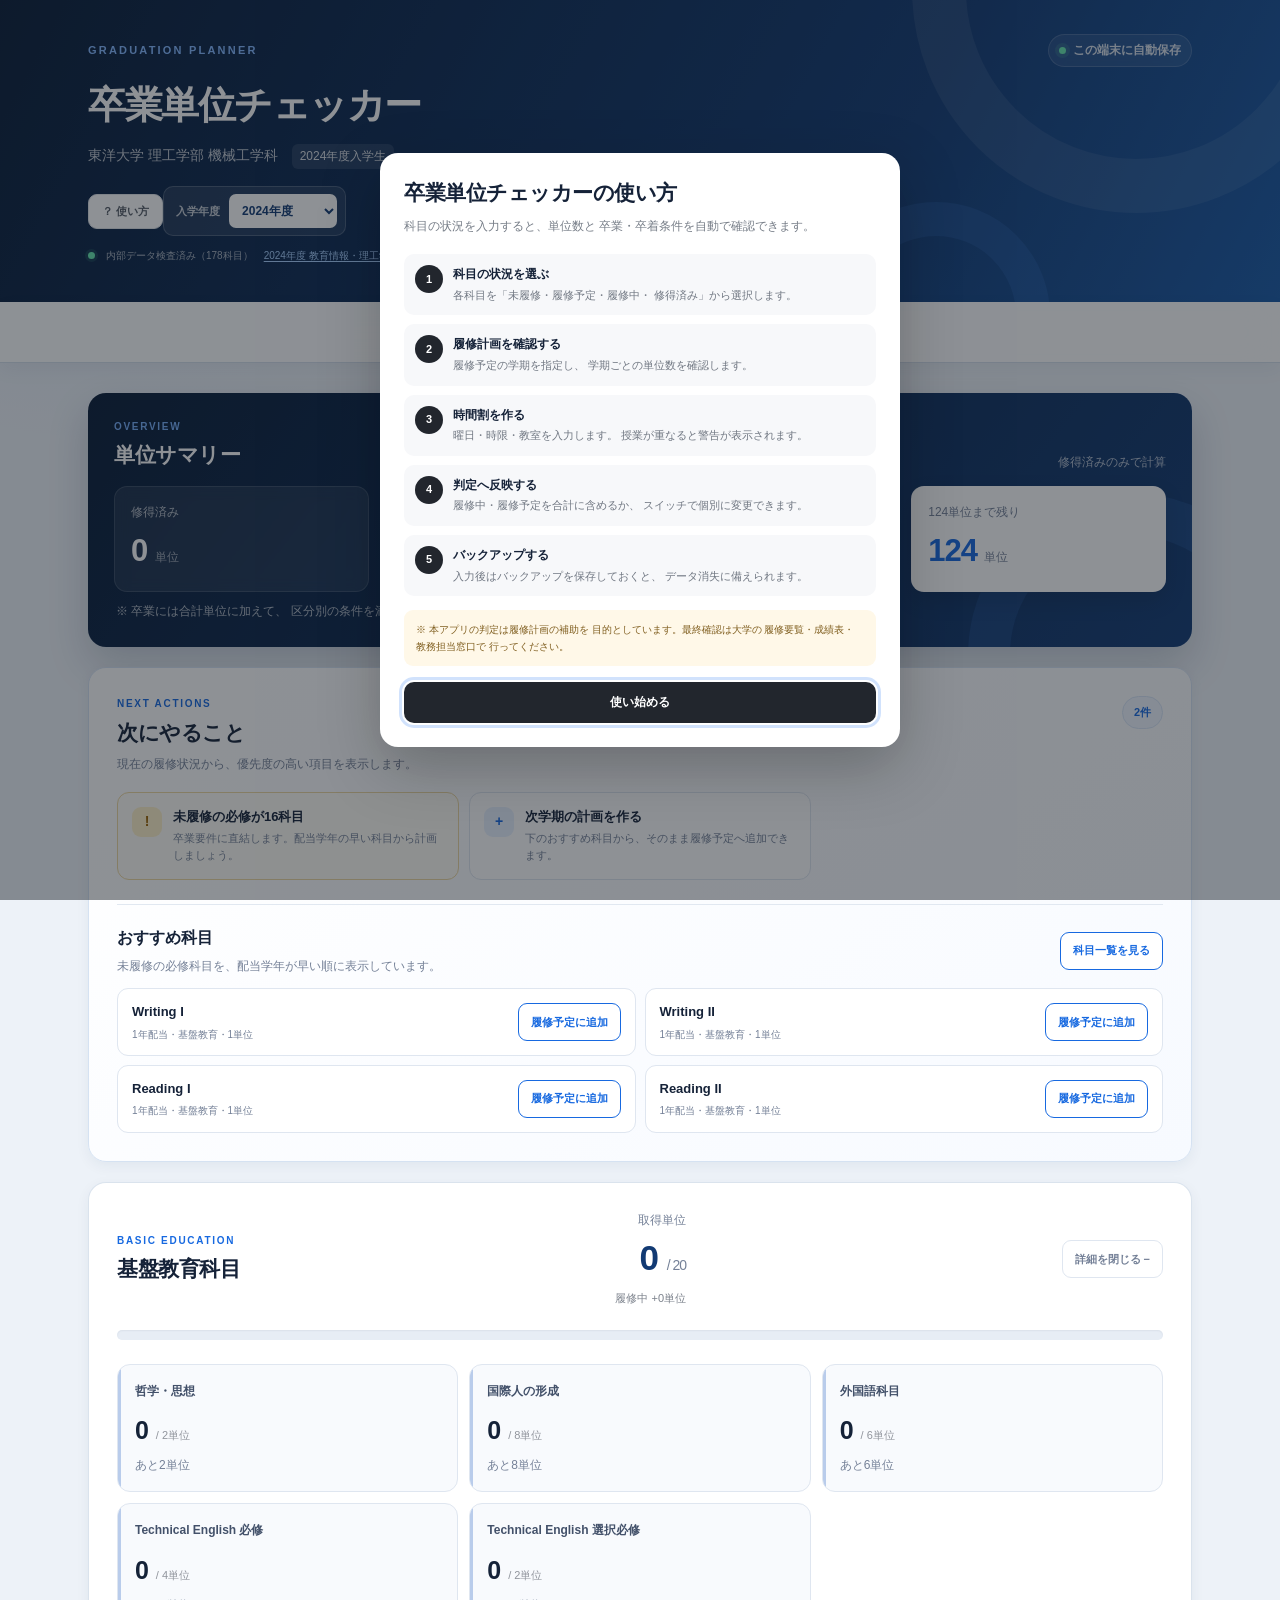
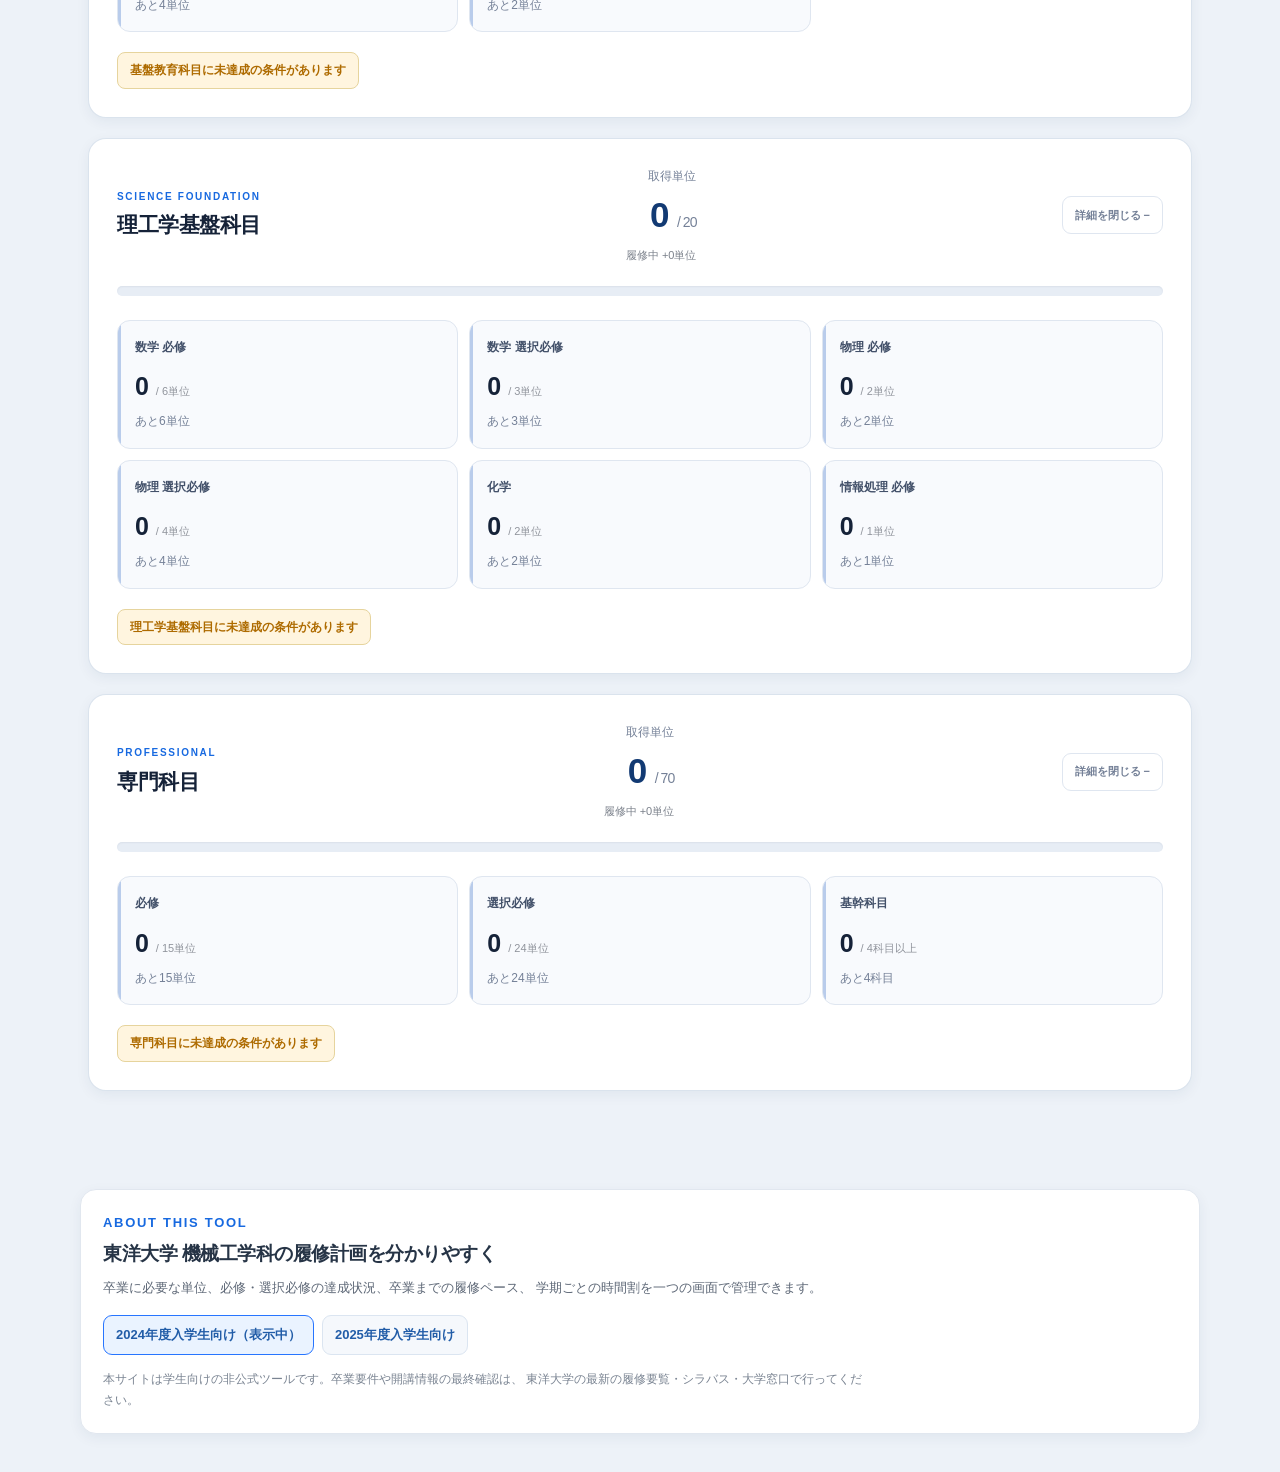
<file: index.html>
<!DOCTYPE html>
<html lang="ja">

<head>
  <meta charset="UTF-8">
  <meta
    name="viewport"
    content="width=device-width, initial-scale=1.0"
  >
  <meta
    name="google-site-verification"
    content="fXQ8-Br9IuNdH-0ublnRkmBqpgkxcdtEBNRJsneJ3uQ"
  >

  <title>東洋大学 理工学部 機械工学科｜卒業単位チェッカー・履修計画</title>
  <meta
    name="description"
    content="東洋大学理工学部機械工学科の学生向けに、卒業要件・必修科目・履修計画・時間割をまとめて確認できる非公式ツールです。2024・2025年度入学生に対応しています。"
  >
  <meta name="robots" content="index,follow,max-image-preview:large">
  <meta property="og:type" content="website">
  <meta property="og:locale" content="ja_JP">
  <meta property="og:title" content="東洋大学 理工学部 機械工学科｜卒業単位チェッカー・履修計画">
  <meta property="og:description" content="卒業要件、必修科目、履修計画、時間割をまとめて確認できる非公式ツールです。">
  <meta name="twitter:card" content="summary">
  <meta name="theme-color" content="#123a73">
  <link rel="stylesheet" href="style.css">
  <link rel="stylesheet" href="mobile.css">
</head>

<body>

<header class="top-header">
  <div class="header-inner">

    <div class="header-kicker">
      <p class="service-label">
        GRADUATION PLANNER
      </p>

      <span class="autosave-badge">
        <span class="autosave-dot"></span>
        この端末に自動保存
      </span>
    </div>

    <h1>卒業単位チェッカー</h1>

    <p class="university">
      東洋大学 理工学部 機械工学科
      <span>2024年度入学生</span>
    </p>

  </div>
</header>

<main>

  <!-- 基盤教育 -->
  <section>

    <div class="dashboard-title">

      <div>
        <p class="section-label">
          BASIC EDUCATION
        </p>

        <h2>基盤教育科目</h2>
      </div>

      <div class="total-progress">
        <span>取得単位</span>

        <strong>
          <span id="basicCredits">0</span>
          <small>/ 20</small>
        </strong>
      </div>

    </div>

    <div class="progress-bar">
      <div
        id="basicProgressBar"
        class="progress-fill">
      </div>
    </div>

    <div class="status-grid">

      <div class="status-card">
        <p>哲学・思想</p>

        <strong>
          <span id="philosophyCredits">0</span>
          <small>/ 2単位</small>
        </strong>

        <span
          id="philosophyRemaining"
          class="remaining">
        </span>
      </div>

      <div class="status-card">
        <p>国際人の形成</p>

        <strong>
          <span id="internationalCredits">0</span>
          <small>/ 8単位</small>
        </strong>

        <span
          id="internationalRemaining"
          class="remaining">
        </span>
      </div>

      <div class="status-card">
        <p>外国語科目</p>

        <strong>
          <span id="foreignLanguageCredits">0</span>
          <small>/ 6単位</small>
        </strong>

        <span
          id="foreignLanguageRemaining"
          class="remaining">
        </span>
      </div>

      <div class="status-card">
        <p>Technical English 必修</p>

        <strong>
          <span id="technicalRequiredCredits">0</span>
          <small>/ 4単位</small>
        </strong>

        <span
          id="technicalRequiredRemaining"
          class="remaining">
        </span>
      </div>

      <div class="status-card">
        <p>Technical English 選択必修</p>

        <strong>
          <span id="technicalElectiveCredits">0</span>
          <small>/ 2単位</small>
        </strong>

        <span
          id="technicalElectiveRemaining"
          class="remaining">
        </span>
      </div>

    </div>

    <div
      id="basicStatus"
      class="graduation-status">
    </div>

  </section>


  <!-- 理工学基盤科目 -->
  <section>

    <div class="dashboard-title">

      <div>
        <p class="section-label">
          SCIENCE FOUNDATION
        </p>

        <h2>理工学基盤科目</h2>
      </div>

      <div class="total-progress">
        <span>取得単位</span>

        <strong>
          <span id="scienceCredits">0</span>
          <small>/ 20</small>
        </strong>
      </div>

    </div>

    <div class="progress-bar">
      <div
        id="scienceProgressBar"
        class="progress-fill">
      </div>
    </div>

    <div class="status-grid">

      <div class="status-card">
        <p>数学 必修</p>

        <strong>
          <span id="mathRequired">0</span>
          <small>/ 6単位</small>
        </strong>

        <span
          id="mathRequiredRemaining"
          class="remaining">
        </span>
      </div>

      <div class="status-card">
        <p>数学 選択必修</p>

        <strong>
          <span id="mathElective">0</span>
          <small>/ 3単位</small>
        </strong>

        <span
          id="mathElectiveRemaining"
          class="remaining">
        </span>
      </div>

      <div class="status-card">
        <p>物理 必修</p>

        <strong>
          <span id="physicsRequired">0</span>
          <small>/ 2単位</small>
        </strong>

        <span
          id="physicsRequiredRemaining"
          class="remaining">
        </span>
      </div>

      <div class="status-card">
        <p>物理 選択必修</p>

        <strong>
          <span id="physicsElective">0</span>
          <small>/ 4単位</small>
        </strong>

        <span
          id="physicsElectiveRemaining"
          class="remaining">
        </span>
      </div>

      <div class="status-card">
        <p>化学</p>

        <strong>
          <span id="chemistryCredits">0</span>
          <small>/ 2単位</small>
        </strong>

        <span
          id="chemistryRemaining"
          class="remaining">
        </span>
      </div>

      <div class="status-card">
        <p>情報処理 必修</p>

        <strong>
          <span id="informationRequired">0</span>
          <small>/ 1単位</small>
        </strong>

        <span
          id="informationRemaining"
          class="remaining">
        </span>
      </div>

    </div>

    <div
      id="scienceStatus"
      class="graduation-status">
    </div>

  </section>


  <!-- 専門科目 -->
  <section>

    <div class="dashboard-title">

      <div>
        <p class="section-label">
          PROFESSIONAL
        </p>

        <h2>専門科目</h2>
      </div>

      <div class="total-progress">
        <span>取得単位</span>

        <strong>
          <span id="professionalCredits">0</span>
          <small>/ 70</small>
        </strong>
      </div>

    </div>

    <div class="progress-bar">
      <div
        id="professionalProgressBar"
        class="progress-fill">
      </div>
    </div>

    <div class="status-grid">

      <div class="status-card">
        <p>必修</p>

        <strong>
          <span id="professionalRequired">0</span>
          <small>/ 15単位</small>
        </strong>

        <span
          id="professionalRequiredRemaining"
          class="remaining">
        </span>
      </div>

      <div class="status-card">
        <p>選択必修</p>

        <strong>
          <span id="professionalElective">0</span>
          <small>/ 24単位</small>
        </strong>

        <span
          id="professionalElectiveRemaining"
          class="remaining">
        </span>
      </div>

      <div class="status-card">
        <p>基幹科目</p>

        <strong>
          <span id="coreCount">0</span>
          <small>/ 4科目以上</small>
        </strong>

        <span
          id="coreRemaining"
          class="remaining">
        </span>
      </div>

    </div>

    <div
      id="professionalStatus"
      class="graduation-status">
    </div>

  </section>


  <!-- 卒業判定 -->
  <section class="eligibility-section">

    <div class="section-heading">
      <p class="section-label">
        GRADUATION
      </p>

      <h2>卒業判定</h2>
    </div>

    <div class="eligibility-top">

      <div>
        <p class="eligibility-description">
          卒業要件の総合判定
        </p>

        <p class="eligibility-sub">
          合計・基盤教育・理工学基盤・専門科目を確認
        </p>
      </div>

      <div
        id="graduationOverallStatus"
        class="eligibility-badge">
        判定中
      </div>

    </div>

    <div class="eligibility-grid">

      <div class="eligibility-card">
        <span class="eligibility-name">
          合計
        </span>

        <strong>
          <span id="graduationTotal">0</span>
          <small>/ 124</small>
        </strong>

        <span
          id="graduationTotalRemaining"
          class="remaining">
        </span>
      </div>

      <div class="eligibility-card">
        <span class="eligibility-name">
          基盤教育
        </span>

        <strong>
          <span id="graduationBasic">0</span>
          <small>/ 20</small>
        </strong>
      </div>

      <div class="eligibility-card">
        <span class="eligibility-name">
          理工学基盤
        </span>

        <strong>
          <span id="graduationScience">0</span>
          <small>/ 20</small>
        </strong>
      </div>

      <div class="eligibility-card">
        <span class="eligibility-name">
          専門科目
        </span>

        <strong>
          <span id="graduationProfessional">0</span>
          <small>/ 70</small>
        </strong>
      </div>

    </div>

    <div
      id="graduationOverallMessage"
      class="eligibility-message">
    </div>

  </section>


  <!-- 卒着 -->
  <section class="eligibility-section">

    <div class="section-heading">
      <p class="section-label">
        RESEARCH ELIGIBILITY
      </p>

      <h2>卒着条件</h2>
    </div>

    <div class="eligibility-top">

      <div>
        <p class="eligibility-description">
          卒業研究Ⅰ・機械工学輪講Ⅰに進むための条件
        </p>

        <p class="eligibility-sub">
          履修要覧に基づく全条件を判定
        </p>
      </div>

      <div
        id="eligibilityStatus"
        class="eligibility-badge">
        判定中
      </div>

    </div>

    <div class="eligibility-grid">

      <div class="eligibility-card">
        <span class="eligibility-name">
          合計
        </span>

        <strong>
          <span id="eligibilityTotal">0</span>
          <small>/ 104</small>
        </strong>

        <span
          id="eligibilityTotalRemaining"
          class="remaining">
        </span>
      </div>

      <div class="eligibility-card">
        <span class="eligibility-name">
          基盤教育
        </span>

        <strong>
          <span id="eligibilityBasic">0</span>
          <small>/ 18</small>
        </strong>

        <span
          id="eligibilityBasicRemaining"
          class="remaining">
        </span>
      </div>

      <div class="eligibility-card">
        <span class="eligibility-name">
          理工学基盤
        </span>

        <strong>
          <span id="eligibilityScience">0</span>
          <small>/ 20</small>
        </strong>

        <span
          id="eligibilityScienceRemaining"
          class="remaining">
        </span>
      </div>

      <div class="eligibility-card">
        <span class="eligibility-name">
          専門科目
        </span>

        <strong>
          <span id="eligibilityProfessional">0</span>
          <small>/ 53</small>
        </strong>

        <span
          id="eligibilityProfessionalRemaining"
          class="remaining">
        </span>
      </div>

      <div class="eligibility-card">
        <span class="eligibility-name">
          専門必修
        </span>

        <strong>
          <span id="eligibilityRequired">0</span>
          <small>/ 7</small>
        </strong>

        <span
          id="eligibilityRequiredRemaining"
          class="remaining">
        </span>
      </div>

      <div class="eligibility-card">
        <span class="eligibility-name">
          専門選択必修
        </span>

        <strong>
          <span id="eligibilityElective">0</span>
          <small>/ 24</small>
        </strong>

        <span
          id="eligibilityElectiveRemaining"
          class="remaining">
        </span>
      </div>

      <div class="eligibility-card">
        <span class="eligibility-name">
          基幹科目
        </span>

        <strong>
          <span id="eligibilityCore">0</span>
          <small>/ 8単位</small>
        </strong>

        <span
          id="eligibilityCoreRemaining"
          class="remaining">
        </span>
      </div>

    </div>

    <div
      id="eligibilityMessage"
      class="eligibility-message">
    </div>

    <p class="eligibility-note">
      ※ 基盤教育・理工学基盤・専門科目の条件をすべて判定します。
    </p>

  </section>


  <!-- 未修得必修 -->
  <section>

    <div class="section-heading">
      <p class="section-label">
        REQUIRED
      </p>

      <h2>未修得の必修科目</h2>
    </div>

    <div id="missingRequiredList"></div>

  </section>


  <!-- 科目一覧 -->
  <section>

    <div class="section-heading">
      <p class="section-label">
        SUBJECTS
      </p>

      <h2>履修科目</h2>
    </div>

    <div class="filter-label">
      科目区分
    </div>

    <div class="tabs">

      <button
        class="category-tab active"
        data-category="all">
        すべて
      </button>

      <button
        class="category-tab"
        data-category="基盤教育科目">
        基盤教育
      </button>

      <button
        class="category-tab"
        data-category="理工学基盤科目">
        理工学基盤
      </button>

      <button
        class="category-tab"
        data-category="専門科目">
        専門科目
      </button>

    </div>

    <div class="filter-label">
      配当学年
    </div>

    <div class="tabs">

      <button
        class="year-tab active"
        data-year="all">
        すべて
      </button>

      <button
        class="year-tab"
        data-year="1">
        1年
      </button>

      <button
        class="year-tab"
        data-year="2">
        2年
      </button>

      <button
        class="year-tab"
        data-year="3">
        3年
      </button>

      <button
        class="year-tab"
        data-year="4">
        4年
      </button>

    </div>

    <div id="subjectList"></div>

  </section>

</main>

<footer class="site-footer">
  <div class="site-footer-inner">
    <section class="site-about" aria-labelledby="aboutTitle">
      <p class="section-label">ABOUT THIS TOOL</p>
      <h2 id="aboutTitle">東洋大学 機械工学科の履修計画を分かりやすく</h2>
      <p>
        卒業に必要な単位、必修・選択必修の達成状況、卒業までの履修ペース、
        学期ごとの時間割を一つの画面で管理できます。
      </p>
      <nav class="footer-year-links" aria-label="入学年度別ページ">
        <a href="?year=2024">2024年度入学生向け</a>
        <a href="?year=2025">2025年度入学生向け</a>
      </nav>
      <p class="site-disclaimer">
        本サイトは学生向けの非公式ツールです。卒業要件や開講情報の最終確認は、
        東洋大学の最新の履修要覧・シラバス・大学窓口で行ってください。
      </p>
    </section>
  </div>
</footer>

<script src="academic-year.js"></script>
<script src="storage-utils.js"></script>
<script src="subjects.js"></script>
<script src="subjects-2025.js"></script>
<script src="requirements-2024.js"></script>
<script src="requirements-2025.js"></script>
<script src="requirements.js"></script>
<script src="data-validator.js"></script>
<script src="seo.js"></script>
<script src="script.js"></script>
<script src="tools.js"></script>
<script src="accuracy.js"></script>
<script src="planner.js"></script>
<script src="pace-engine.js"></script>
<script src="pace-planner.js"></script>
<script src="sequence-rules.js"></script>
<script src="sequence-check.js"></script>
<script src="projection-toggle.js"></script>
<script src="timetable.js"></script>
<script src="total-toggle.js"></script>
<script src="mobile-nav.js"></script>
<script src="data-manager.js"></script>
<script src="guide.js"></script>
<script src="compact-ui.js"></script>
<script src="missing-conditions.js"></script>
<script src="smart-filter.js"></script>
<script src="condition-links.js"></script>
<script src="summary.js"></script>
<script src="filter-context.js"></script>
<script src="required-status.js"></script>
<script src="next-actions.js"></script>
<script src="view-router.js"></script>
<script src="pagination.js"></script>
<script src="design-polish.js"></script>
<script src="academic-year-ui.js"></script>
<script src="source-info.js"></script>
<script src="mobile-polish.js"></script>
<script src="seo-content.js"></script>

</body>
</html>
</file>
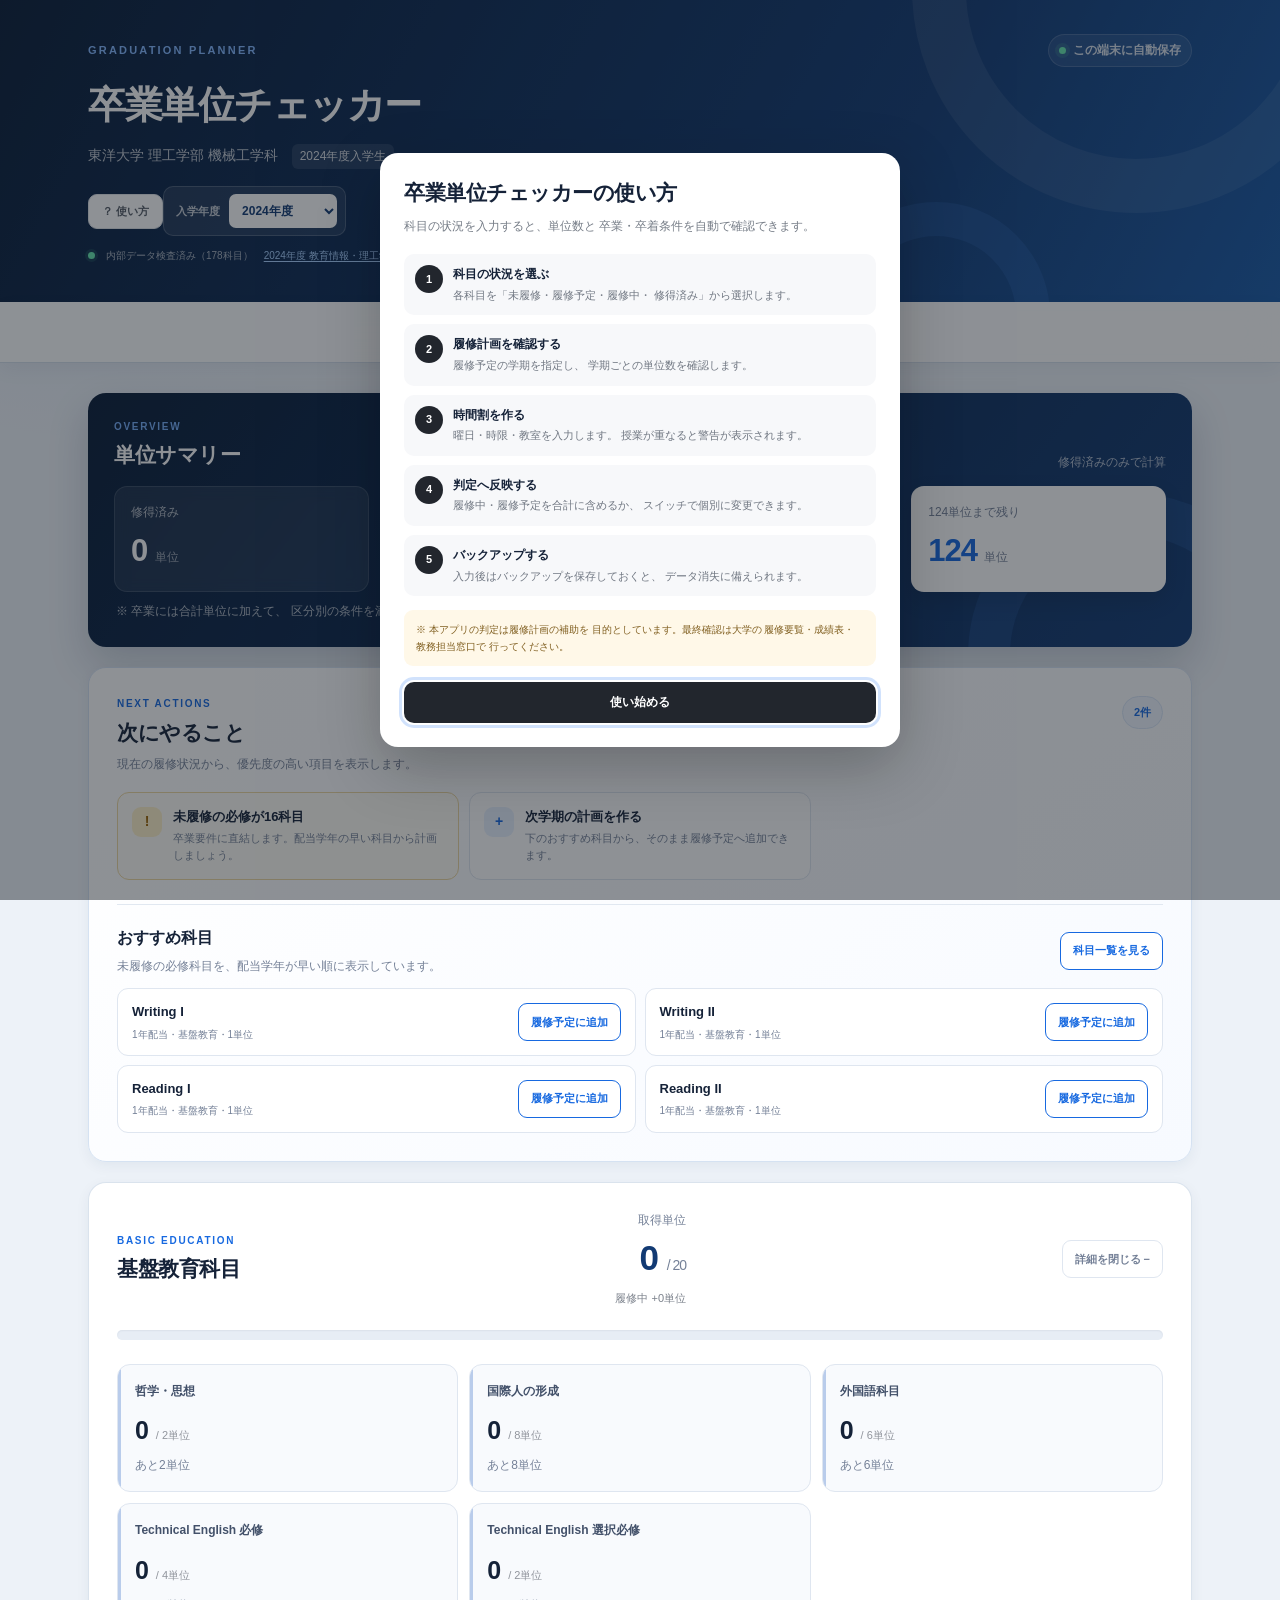
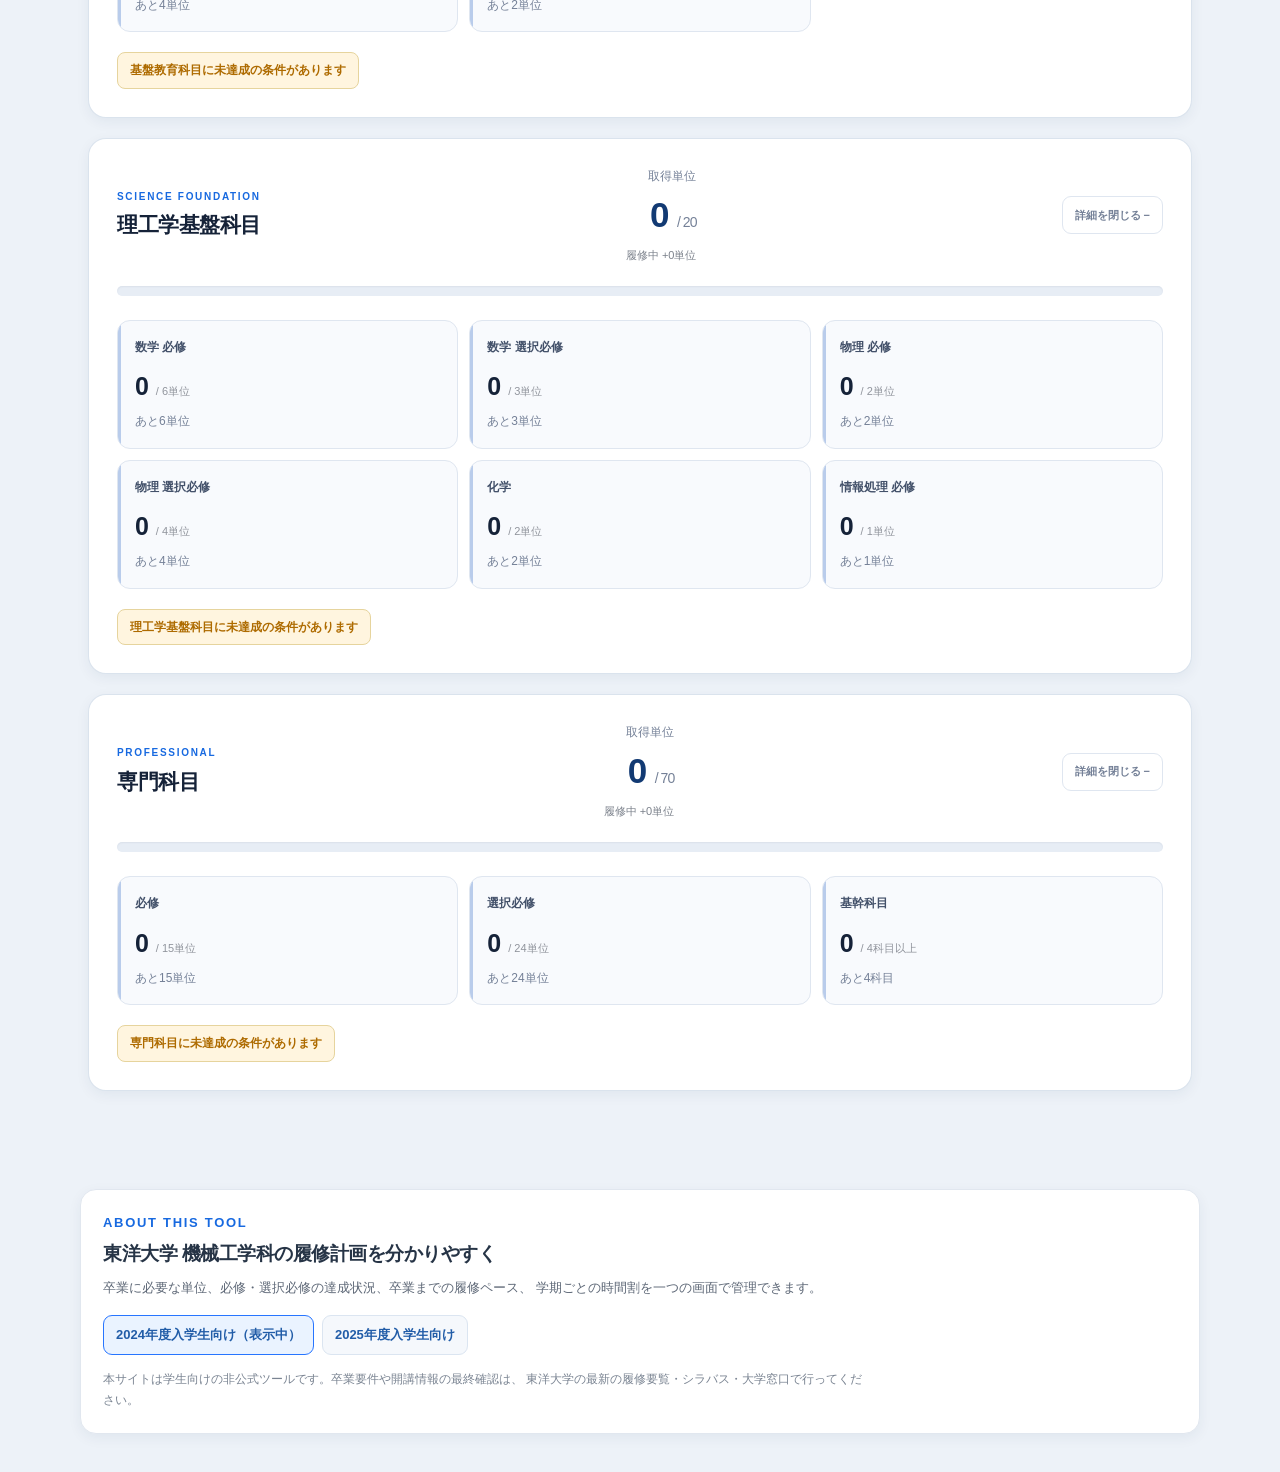
<file: graduation-planner-stable/graduation-planner/index.html>
<!DOCTYPE html>
<html lang="ja">

<head>
  <meta charset="UTF-8">
  <meta
    name="viewport"
    content="width=device-width, initial-scale=1.0"
  >

  <title>東洋大学 理工学部 機械工学科｜卒業単位チェッカー・履修計画</title>
  <meta
    name="description"
    content="東洋大学理工学部機械工学科の学生向けに、卒業要件・必修科目・履修計画・時間割をまとめて確認できる非公式ツールです。2024・2025年度入学生に対応しています。"
  >
  <meta name="robots" content="index,follow,max-image-preview:large">
  <meta property="og:type" content="website">
  <meta property="og:locale" content="ja_JP">
  <meta property="og:title" content="東洋大学 理工学部 機械工学科｜卒業単位チェッカー・履修計画">
  <meta property="og:description" content="卒業要件、必修科目、履修計画、時間割をまとめて確認できる非公式ツールです。">
  <meta name="twitter:card" content="summary">
  <meta name="theme-color" content="#123a73">
  <link rel="stylesheet" href="style.css">
  <link rel="stylesheet" href="mobile.css">
</head>

<body>

<header class="top-header">
  <div class="header-inner">

    <div class="header-kicker">
      <p class="service-label">
        GRADUATION PLANNER
      </p>

      <span class="autosave-badge">
        <span class="autosave-dot"></span>
        この端末に自動保存
      </span>
    </div>

    <h1>卒業単位チェッカー</h1>

    <p class="university">
      東洋大学 理工学部 機械工学科
      <span>2024年度入学生</span>
    </p>

  </div>
</header>

<main>

  <!-- 基盤教育 -->
  <section>

    <div class="dashboard-title">

      <div>
        <p class="section-label">
          BASIC EDUCATION
        </p>

        <h2>基盤教育科目</h2>
      </div>

      <div class="total-progress">
        <span>取得単位</span>

        <strong>
          <span id="basicCredits">0</span>
          <small>/ 20</small>
        </strong>
      </div>

    </div>

    <div class="progress-bar">
      <div
        id="basicProgressBar"
        class="progress-fill">
      </div>
    </div>

    <div class="status-grid">

      <div class="status-card">
        <p>哲学・思想</p>

        <strong>
          <span id="philosophyCredits">0</span>
          <small>/ 2単位</small>
        </strong>

        <span
          id="philosophyRemaining"
          class="remaining">
        </span>
      </div>

      <div class="status-card">
        <p>国際人の形成</p>

        <strong>
          <span id="internationalCredits">0</span>
          <small>/ 8単位</small>
        </strong>

        <span
          id="internationalRemaining"
          class="remaining">
        </span>
      </div>

      <div class="status-card">
        <p>外国語科目</p>

        <strong>
          <span id="foreignLanguageCredits">0</span>
          <small>/ 6単位</small>
        </strong>

        <span
          id="foreignLanguageRemaining"
          class="remaining">
        </span>
      </div>

      <div class="status-card">
        <p>Technical English 必修</p>

        <strong>
          <span id="technicalRequiredCredits">0</span>
          <small>/ 4単位</small>
        </strong>

        <span
          id="technicalRequiredRemaining"
          class="remaining">
        </span>
      </div>

      <div class="status-card">
        <p>Technical English 選択必修</p>

        <strong>
          <span id="technicalElectiveCredits">0</span>
          <small>/ 2単位</small>
        </strong>

        <span
          id="technicalElectiveRemaining"
          class="remaining">
        </span>
      </div>

    </div>

    <div
      id="basicStatus"
      class="graduation-status">
    </div>

  </section>


  <!-- 理工学基盤科目 -->
  <section>

    <div class="dashboard-title">

      <div>
        <p class="section-label">
          SCIENCE FOUNDATION
        </p>

        <h2>理工学基盤科目</h2>
      </div>

      <div class="total-progress">
        <span>取得単位</span>

        <strong>
          <span id="scienceCredits">0</span>
          <small>/ 20</small>
        </strong>
      </div>

    </div>

    <div class="progress-bar">
      <div
        id="scienceProgressBar"
        class="progress-fill">
      </div>
    </div>

    <div class="status-grid">

      <div class="status-card">
        <p>数学 必修</p>

        <strong>
          <span id="mathRequired">0</span>
          <small>/ 6単位</small>
        </strong>

        <span
          id="mathRequiredRemaining"
          class="remaining">
        </span>
      </div>

      <div class="status-card">
        <p>数学 選択必修</p>

        <strong>
          <span id="mathElective">0</span>
          <small>/ 3単位</small>
        </strong>

        <span
          id="mathElectiveRemaining"
          class="remaining">
        </span>
      </div>

      <div class="status-card">
        <p>物理 必修</p>

        <strong>
          <span id="physicsRequired">0</span>
          <small>/ 2単位</small>
        </strong>

        <span
          id="physicsRequiredRemaining"
          class="remaining">
        </span>
      </div>

      <div class="status-card">
        <p>物理 選択必修</p>

        <strong>
          <span id="physicsElective">0</span>
          <small>/ 4単位</small>
        </strong>

        <span
          id="physicsElectiveRemaining"
          class="remaining">
        </span>
      </div>

      <div class="status-card">
        <p>化学</p>

        <strong>
          <span id="chemistryCredits">0</span>
          <small>/ 2単位</small>
        </strong>

        <span
          id="chemistryRemaining"
          class="remaining">
        </span>
      </div>

      <div class="status-card">
        <p>情報処理 必修</p>

        <strong>
          <span id="informationRequired">0</span>
          <small>/ 1単位</small>
        </strong>

        <span
          id="informationRemaining"
          class="remaining">
        </span>
      </div>

    </div>

    <div
      id="scienceStatus"
      class="graduation-status">
    </div>

  </section>


  <!-- 専門科目 -->
  <section>

    <div class="dashboard-title">

      <div>
        <p class="section-label">
          PROFESSIONAL
        </p>

        <h2>専門科目</h2>
      </div>

      <div class="total-progress">
        <span>取得単位</span>

        <strong>
          <span id="professionalCredits">0</span>
          <small>/ 70</small>
        </strong>
      </div>

    </div>

    <div class="progress-bar">
      <div
        id="professionalProgressBar"
        class="progress-fill">
      </div>
    </div>

    <div class="status-grid">

      <div class="status-card">
        <p>必修</p>

        <strong>
          <span id="professionalRequired">0</span>
          <small>/ 15単位</small>
        </strong>

        <span
          id="professionalRequiredRemaining"
          class="remaining">
        </span>
      </div>

      <div class="status-card">
        <p>選択必修</p>

        <strong>
          <span id="professionalElective">0</span>
          <small>/ 24単位</small>
        </strong>

        <span
          id="professionalElectiveRemaining"
          class="remaining">
        </span>
      </div>

      <div class="status-card">
        <p>基幹科目</p>

        <strong>
          <span id="coreCount">0</span>
          <small>/ 4科目以上</small>
        </strong>

        <span
          id="coreRemaining"
          class="remaining">
        </span>
      </div>

    </div>

    <div
      id="professionalStatus"
      class="graduation-status">
    </div>

  </section>


  <!-- 卒業判定 -->
  <section class="eligibility-section">

    <div class="section-heading">
      <p class="section-label">
        GRADUATION
      </p>

      <h2>卒業判定</h2>
    </div>

    <div class="eligibility-top">

      <div>
        <p class="eligibility-description">
          卒業要件の総合判定
        </p>

        <p class="eligibility-sub">
          合計・基盤教育・理工学基盤・専門科目を確認
        </p>
      </div>

      <div
        id="graduationOverallStatus"
        class="eligibility-badge">
        判定中
      </div>

    </div>

    <div class="eligibility-grid">

      <div class="eligibility-card">
        <span class="eligibility-name">
          合計
        </span>

        <strong>
          <span id="graduationTotal">0</span>
          <small>/ 124</small>
        </strong>

        <span
          id="graduationTotalRemaining"
          class="remaining">
        </span>
      </div>

      <div class="eligibility-card">
        <span class="eligibility-name">
          基盤教育
        </span>

        <strong>
          <span id="graduationBasic">0</span>
          <small>/ 20</small>
        </strong>
      </div>

      <div class="eligibility-card">
        <span class="eligibility-name">
          理工学基盤
        </span>

        <strong>
          <span id="graduationScience">0</span>
          <small>/ 20</small>
        </strong>
      </div>

      <div class="eligibility-card">
        <span class="eligibility-name">
          専門科目
        </span>

        <strong>
          <span id="graduationProfessional">0</span>
          <small>/ 70</small>
        </strong>
      </div>

    </div>

    <div
      id="graduationOverallMessage"
      class="eligibility-message">
    </div>

  </section>


  <!-- 卒着 -->
  <section class="eligibility-section">

    <div class="section-heading">
      <p class="section-label">
        RESEARCH ELIGIBILITY
      </p>

      <h2>卒着条件</h2>
    </div>

    <div class="eligibility-top">

      <div>
        <p class="eligibility-description">
          卒業研究Ⅰ・機械工学輪講Ⅰに進むための条件
        </p>

        <p class="eligibility-sub">
          履修要覧に基づく全条件を判定
        </p>
      </div>

      <div
        id="eligibilityStatus"
        class="eligibility-badge">
        判定中
      </div>

    </div>

    <div class="eligibility-grid">

      <div class="eligibility-card">
        <span class="eligibility-name">
          合計
        </span>

        <strong>
          <span id="eligibilityTotal">0</span>
          <small>/ 104</small>
        </strong>

        <span
          id="eligibilityTotalRemaining"
          class="remaining">
        </span>
      </div>

      <div class="eligibility-card">
        <span class="eligibility-name">
          基盤教育
        </span>

        <strong>
          <span id="eligibilityBasic">0</span>
          <small>/ 18</small>
        </strong>

        <span
          id="eligibilityBasicRemaining"
          class="remaining">
        </span>
      </div>

      <div class="eligibility-card">
        <span class="eligibility-name">
          理工学基盤
        </span>

        <strong>
          <span id="eligibilityScience">0</span>
          <small>/ 20</small>
        </strong>

        <span
          id="eligibilityScienceRemaining"
          class="remaining">
        </span>
      </div>

      <div class="eligibility-card">
        <span class="eligibility-name">
          専門科目
        </span>

        <strong>
          <span id="eligibilityProfessional">0</span>
          <small>/ 53</small>
        </strong>

        <span
          id="eligibilityProfessionalRemaining"
          class="remaining">
        </span>
      </div>

      <div class="eligibility-card">
        <span class="eligibility-name">
          専門必修
        </span>

        <strong>
          <span id="eligibilityRequired">0</span>
          <small>/ 7</small>
        </strong>

        <span
          id="eligibilityRequiredRemaining"
          class="remaining">
        </span>
      </div>

      <div class="eligibility-card">
        <span class="eligibility-name">
          専門選択必修
        </span>

        <strong>
          <span id="eligibilityElective">0</span>
          <small>/ 24</small>
        </strong>

        <span
          id="eligibilityElectiveRemaining"
          class="remaining">
        </span>
      </div>

      <div class="eligibility-card">
        <span class="eligibility-name">
          基幹科目
        </span>

        <strong>
          <span id="eligibilityCore">0</span>
          <small>/ 8単位</small>
        </strong>

        <span
          id="eligibilityCoreRemaining"
          class="remaining">
        </span>
      </div>

    </div>

    <div
      id="eligibilityMessage"
      class="eligibility-message">
    </div>

    <p class="eligibility-note">
      ※ 基盤教育・理工学基盤・専門科目の条件をすべて判定します。
    </p>

  </section>


  <!-- 未修得必修 -->
  <section>

    <div class="section-heading">
      <p class="section-label">
        REQUIRED
      </p>

      <h2>未修得の必修科目</h2>
    </div>

    <div id="missingRequiredList"></div>

  </section>


  <!-- 科目一覧 -->
  <section>

    <div class="section-heading">
      <p class="section-label">
        SUBJECTS
      </p>

      <h2>履修科目</h2>
    </div>

    <div class="filter-label">
      科目区分
    </div>

    <div class="tabs">

      <button
        class="category-tab active"
        data-category="all">
        すべて
      </button>

      <button
        class="category-tab"
        data-category="基盤教育科目">
        基盤教育
      </button>

      <button
        class="category-tab"
        data-category="理工学基盤科目">
        理工学基盤
      </button>

      <button
        class="category-tab"
        data-category="専門科目">
        専門科目
      </button>

    </div>

    <div class="filter-label">
      配当学年
    </div>

    <div class="tabs">

      <button
        class="year-tab active"
        data-year="all">
        すべて
      </button>

      <button
        class="year-tab"
        data-year="1">
        1年
      </button>

      <button
        class="year-tab"
        data-year="2">
        2年
      </button>

      <button
        class="year-tab"
        data-year="3">
        3年
      </button>

      <button
        class="year-tab"
        data-year="4">
        4年
      </button>

    </div>

    <div id="subjectList"></div>

  </section>

</main>

<footer class="site-footer">
  <div class="site-footer-inner">
    <section class="site-about" aria-labelledby="aboutTitle">
      <p class="section-label">ABOUT THIS TOOL</p>
      <h2 id="aboutTitle">東洋大学 機械工学科の履修計画を分かりやすく</h2>
      <p>
        卒業に必要な単位、必修・選択必修の達成状況、卒業までの履修ペース、
        学期ごとの時間割を一つの画面で管理できます。
      </p>
      <nav class="footer-year-links" aria-label="入学年度別ページ">
        <a href="?year=2024">2024年度入学生向け</a>
        <a href="?year=2025">2025年度入学生向け</a>
      </nav>
      <p class="site-disclaimer">
        本サイトは学生向けの非公式ツールです。卒業要件や開講情報の最終確認は、
        東洋大学の最新の履修要覧・シラバス・大学窓口で行ってください。
      </p>
    </section>
  </div>
</footer>

<script src="academic-year.js"></script>
<script src="storage-utils.js"></script>
<script src="subjects.js"></script>
<script src="subjects-2025.js"></script>
<script src="requirements-2024.js"></script>
<script src="requirements-2025.js"></script>
<script src="requirements.js"></script>
<script src="data-validator.js"></script>
<script src="seo.js"></script>
<script src="script.js"></script>
<script src="tools.js"></script>
<script src="accuracy.js"></script>
<script src="planner.js"></script>
<script src="pace-engine.js"></script>
<script src="pace-planner.js"></script>
<script src="sequence-rules.js"></script>
<script src="sequence-check.js"></script>
<script src="projection-toggle.js"></script>
<script src="timetable.js"></script>
<script src="total-toggle.js"></script>
<script src="mobile-nav.js"></script>
<script src="data-manager.js"></script>
<script src="guide.js"></script>
<script src="compact-ui.js"></script>
<script src="missing-conditions.js"></script>
<script src="smart-filter.js"></script>
<script src="condition-links.js"></script>
<script src="summary.js"></script>
<script src="filter-context.js"></script>
<script src="required-status.js"></script>
<script src="next-actions.js"></script>
<script src="view-router.js"></script>
<script src="pagination.js"></script>
<script src="design-polish.js"></script>
<script src="academic-year-ui.js"></script>
<script src="source-info.js"></script>
<script src="mobile-polish.js"></script>
<script src="seo-content.js"></script>

</body>
</html>
</file>
<file: style.css>
* {
  box-sizing: border-box;
}


body {
  margin: 0;

  font-family:
    -apple-system,
    BlinkMacSystemFont,
    "Segoe UI",
    "Noto Sans JP",
    sans-serif;

  background: #f4f5f7;

  color: #181a1f;
}


/* =====================================
   HEADER
===================================== */

.top-header {
  background: rgba(255, 255, 255, 0.95);

  border-bottom:
    1px solid #e7e9ed;
}


.header-inner {
  max-width: 1120px;

  margin: auto;

  padding: 40px 26px;
}


.service-label,
.section-label {
  margin: 0 0 7px;

  color: #9297a1;

  font-size: 10px;

  font-weight: 700;

  letter-spacing: 1.8px;
}


h1 {
  margin: 0;

  font-size: 30px;

  letter-spacing: -1.2px;
}


.university {
  margin: 9px 0 0;

  color: #777c86;

  font-size: 13px;
}


.university span {
  margin-left: 7px;

  color: #a0a4ac;
}


/* =====================================
   MAIN
===================================== */

main {
  max-width: 1120px;

  margin: 34px auto 80px;

  padding: 0 24px;
}


section {
  margin-bottom: 22px;

  padding: 28px;

  background: #ffffff;

  border:
    1px solid #e8eaee;

  border-radius: 18px;
}


h2 {
  margin: 0;

  font-size: 20px;

  letter-spacing: -0.4px;
}


.section-heading {
  margin-bottom: 23px;
}


/* =====================================
   DASHBOARD
===================================== */

.dashboard-title {
  display: flex;

  justify-content: space-between;

  align-items: flex-end;

  gap: 20px;
}


.total-progress {
  text-align: right;
}


.total-progress > span {
  display: block;

  margin-bottom: 2px;

  color: #8b9099;

  font-size: 11px;
}


.total-progress strong {
  font-size: 33px;

  letter-spacing: -1px;
}


.total-progress small {
  color: #9a9ea6;

  font-size: 14px;

  font-weight: 500;
}


/* =====================================
   PROGRESS
===================================== */

.progress-bar {
  width: 100%;

  height: 8px;

  margin: 23px 0 27px;

  overflow: hidden;

  background: #eceef1;

  border-radius: 100px;
}


.progress-fill {
  width: 0%;

  height: 100%;

  background: #22262d;

  border-radius: 100px;

  transition: width 0.3s ease;
}


/* =====================================
   STATUS CARDS
===================================== */

.status-grid {
  display: grid;

  grid-template-columns:
    repeat(3, 1fr);

  gap: 11px;
}


.status-card {
  padding: 18px;

  background: #f7f8fa;

  border:
    1px solid #eff0f2;

  border-radius: 13px;
}


.status-card p {
  margin: 0 0 11px;

  color: #777c85;

  font-size: 12px;
}


.status-card strong {
  display: block;

  margin-bottom: 6px;

  font-size: 25px;
}


.status-card small {
  color: #90949c;

  font-size: 11px;

  font-weight: 500;
}


.remaining {
  display: block;

  color: #81868f;

  font-size: 11px;
}


.graduation-status {
  display: inline-block;

  margin-top: 20px;

  padding: 8px 12px;

  background: #f1f2f4;

  color: #626770;

  border-radius: 8px;

  font-size: 12px;

  font-weight: 600;
}


.graduation-status.success {
  background: #e9f6ee;

  color: #267348;
}


/* =====================================
   ELIGIBILITY
===================================== */

.eligibility-section {
  overflow: hidden;
}


.eligibility-top {
  display: flex;

  justify-content: space-between;

  align-items: center;

  gap: 20px;

  margin-bottom: 22px;
}


.eligibility-description {
  margin: 0;

  font-size: 13px;

  font-weight: 600;
}


.eligibility-sub {
  margin: 5px 0 0;

  color: #8b9099;

  font-size: 11px;
}


.eligibility-badge {
  flex-shrink: 0;

  padding: 8px 13px;

  background: #f0f1f3;

  color: #656a73;

  border-radius: 100px;

  font-size: 11px;

  font-weight: 700;
}


.eligibility-badge.success {
  background: #e8f6ed;

  color: #247246;
}


.eligibility-grid {
  display: grid;

  grid-template-columns:
    repeat(5, 1fr);

  gap: 9px;
}


.eligibility-card {
  padding: 17px;

  background: #f7f8fa;

  border:
    1px solid #eceef1;

  border-radius: 12px;
}


.eligibility-name {
  display: block;

  min-height: 28px;

  margin-bottom: 8px;

  color: #777c85;

  font-size: 11px;
}


.eligibility-card strong {
  display: block;

  margin-bottom: 6px;

  font-size: 23px;
}


.eligibility-card small {
  color: #92969e;

  font-size: 10px;

  font-weight: 500;
}


.eligibility-message {
  margin-top: 18px;

  padding: 14px 16px;

  background: #f7f8fa;

  border-radius: 10px;

  color: #555b64;

  font-size: 12px;

  line-height: 1.7;
}


.eligibility-message.success {
  background: #eaf7ef;

  color: #267348;
}


.eligibility-note {
  margin: 15px 0 0;

  color: #999da5;

  font-size: 10px;

  line-height: 1.7;
}


/* =====================================
   FILTERS
===================================== */

.filter-label {
  margin: 21px 0 8px;

  color: #8b9099;

  font-size: 10px;

  font-weight: 700;

  letter-spacing: 0.5px;
}


.tabs {
  display: flex;

  gap: 7px;

  overflow-x: auto;
}


.category-tab,
.year-tab {
  flex-shrink: 0;

  padding: 8px 15px;

  border: none;

  background: #f0f1f3;

  color: #626770;

  border-radius: 100px;

  font-family: inherit;

  font-size: 12px;

  cursor: pointer;

  transition: 0.15s;
}


.category-tab:hover,
.year-tab:hover {
  background: #e5e7ea;
}


.category-tab.active,
.year-tab.active {
  background: #22262d;

  color: #ffffff;
}


/* =====================================
   SUBJECTS
===================================== */

#subjectList {
  margin-top: 30px;
}


.year-section {
  margin-bottom: 36px;
}


.year-section:last-child {
  margin-bottom: 0;
}


.year-title {
  margin: 0 0 13px;

  font-size: 14px;
}


.subject-grid {
  display: grid;

  grid-template-columns:
    repeat(2, 1fr);

  gap: 9px;
}


.subject-card {
  display: flex;

  align-items: center;

  gap: 13px;

  padding: 15px;

  border:
    1px solid #e5e7eb;

  border-radius: 12px;

  cursor: pointer;

  transition:
    transform 0.15s,
    border-color 0.15s,
    background 0.15s;
}


.subject-card:hover {
  transform: translateY(-1px);

  border-color: #bfc3ca;
}


.subject-card.completed {
  background: #f3f6f4;

  border-color: #dfe7e2;
}


.subject-check-area {
  position: relative;

  flex-shrink: 0;
}


.subject-check {
  position: absolute;

  opacity: 0;
}


.custom-check {
  display: flex;

  align-items: center;

  justify-content: center;

  width: 23px;

  height: 23px;

  border:
    1.5px solid #c5c9cf;

  border-radius: 7px;

  color: transparent;

  font-size: 12px;

  font-weight: 700;

  transition: 0.15s;
}


.subject-check:checked
+ .custom-check {
  background: #22262d;

  border-color: #22262d;

  color: #ffffff;
}


.subject-info {
  min-width: 0;
}


.subject-name {
  margin-bottom: 6px;

  font-size: 13px;

  font-weight: 600;
}


.subject-meta {
  display: flex;

  align-items: center;

  flex-wrap: wrap;

  gap: 6px;

  color: #898e97;

  font-size: 10px;
}


.subject-tag {
  padding: 3px 7px;

  border-radius: 5px;

  font-size: 9px;

  font-weight: 700;
}


.subject-tag.required {
  background: #fbeaec;

  color: #a23f47;
}


.subject-tag.core {
  background: #e9effc;

  color: #4361a0;
}


.subject-tag.required-elective {
  background: #f5eddf;

  color: #86672f;
}


.subject-tag.elective {
  background: #eef0f2;

  color: #656a73;
}


.field-tag {
  padding: 3px 7px;

  background: #f0f2f5;

  border-radius: 5px;

  color: #737983;

  font-size: 9px;

  font-weight: 600;
}


/* =====================================
   MISSING
===================================== */

.missing-grid {
  display: grid;

  grid-template-columns:
    repeat(2, 1fr);

  gap: 8px;
}


.missing-card {
  display: flex;

  justify-content: space-between;

  align-items: center;

  gap: 15px;

  padding: 13px 15px;

  background: #fafafa;

  border:
    1px solid #eceef0;

  border-radius: 10px;
}


.missing-card div {
  display: flex;

  flex-direction: column;

  gap: 4px;
}


.missing-card strong {
  font-size: 12px;
}


.missing-card span {
  color: #888d96;

  font-size: 10px;
}


.all-completed {
  padding: 16px;

  background: #eaf7ef;

  color: #267348;

  border-radius: 10px;

  font-size: 12px;
}


/* =====================================
   MOBILE
===================================== */

@media (max-width: 800px) {

  .eligibility-grid {
    grid-template-columns:
      repeat(2, 1fr);
  }

}


@media (max-width: 700px) {

  .header-inner {
    padding: 28px 18px;
  }


  main {
    margin-top: 18px;

    padding: 0 12px;
  }


  section {
    padding: 20px;

    border-radius: 15px;
  }


  h1 {
    font-size: 25px;
  }


  .university span {
    display: block;

    margin:
      4px 0 0;
  }


  .status-grid {
    grid-template-columns: 1fr;
  }


  .subject-grid {
    grid-template-columns: 1fr;
  }


  .missing-grid {
    grid-template-columns: 1fr;
  }


  .eligibility-top {
    align-items: flex-start;
  }

}


@media (max-width: 430px) {

  .eligibility-grid {
    grid-template-columns: 1fr;
  }


  .dashboard-title {
    align-items: flex-start;
  }


  .total-progress strong {
    font-size: 27px;
  }

}
</file>
<file: mobile.css>
/* スマホ表示専用の追加調整 */

html {
  scroll-behavior: smooth;
  -webkit-text-size-adjust: 100%;
}

button,
select,
input {
  touch-action: manipulation;
}

@media (max-width: 700px) {
  body {
    overflow-x: hidden;
  }

  .header-inner {
    padding: 24px 16px;
  }

  h1 {
    font-size: 24px;
    line-height: 1.25;
  }

  .university {
    line-height: 1.55;
  }

  main {
    margin: 14px auto 55px;
    padding: 0 10px;
  }

  section {
    margin-bottom: 12px;
    padding: 17px 14px;
    border-radius: 14px;
  }

  .dashboard-title {
    align-items: flex-start;
    gap: 10px;
  }

  .dashboard-title h2 {
    font-size: 18px;
  }

  .total-progress {
    flex-shrink: 0;
  }

  .total-progress strong {
    font-size: 27px;
  }

  .progress-bar {
    margin: 17px 0 18px;
  }

  .status-grid,
  .eligibility-grid {
    grid-template-columns: repeat(2, minmax(0, 1fr));
    gap: 8px;
  }

  .status-card,
  .eligibility-card {
    min-width: 0;
    padding: 13px 11px;
  }

  .status-card p {
    min-height: 30px;
    margin-bottom: 7px;
    line-height: 1.45;
  }

  .status-card strong {
    font-size: 21px;
  }

  .eligibility-card strong {
    font-size: 20px;
  }

  .eligibility-top {
    flex-direction: column;
    gap: 10px;
  }

  .tabs {
    margin-right: -14px;
    padding: 2px 14px 7px 0;
    scrollbar-width: none;
  }

  .tabs::-webkit-scrollbar {
    display: none;
  }

  .category-tab,
  .year-tab {
    min-height: 40px;
    padding: 9px 15px;
  }

  .utility-panel,
  .planner-panel,
  .timetable-panel {
    padding: 14px;
    border-radius: 13px;
  }

  .search-box input {
    min-height: 44px;
  }

  .utility-actions {
    display: grid;
    grid-template-columns: 1fr 1fr;
  }

  .utility-button {
    min-height: 42px;
  }

  .utility-button.danger {
    grid-column: 1 / -1;
  }

  .planner-actions {
    display: grid;
    grid-template-columns: 1fr;
    width: 100%;
  }

  .planner-total {
    width: fit-content;
  }

  .projection-toggle {
    justify-content: flex-start;
    min-height: 42px;
  }

  .term-card {
    padding: 12px;
  }

  .subject-grid {
    gap: 8px;
  }

  .subject-card {
    align-items: stretch;
    flex-direction: column;
    padding: 13px;
  }

  .subject-info {
    width: 100%;
  }

  .subject-name {
    font-size: 14px;
    line-height: 1.45;
  }

  .subject-controls {
    display: grid;
    grid-template-columns: 1fr 1fr;
    width: 100%;
  }

  .subject-status-select,
  .plan-term-select {
    min-height: 42px;
    width: 100%;
    font-size: 12px;
  }

  .schedule-row select,
  .schedule-row input {
    min-height: 42px;
    font-size: 12px;
  }

  .timetable-scroll {
    margin-right: -14px;
    padding-right: 14px;
  }

  .missing-card {
    align-items: flex-start;
  }
}

@media (max-width: 380px) {
  .status-grid,
  .eligibility-grid {
    grid-template-columns: 1fr;
  }

  .dashboard-title {
    flex-direction: column;
  }

  .total-progress {
    text-align: left;
  }

  .subject-controls {
    grid-template-columns: 1fr;
  }
}
</file>
<file: graduation-planner-stable/graduation-planner/style.css>
* {
  box-sizing: border-box;
}


body {
  margin: 0;

  font-family:
    -apple-system,
    BlinkMacSystemFont,
    "Segoe UI",
    "Noto Sans JP",
    sans-serif;

  background: #f4f5f7;

  color: #181a1f;
}


/* =====================================
   HEADER
===================================== */

.top-header {
  background: rgba(255, 255, 255, 0.95);

  border-bottom:
    1px solid #e7e9ed;
}


.header-inner {
  max-width: 1120px;

  margin: auto;

  padding: 40px 26px;
}


.service-label,
.section-label {
  margin: 0 0 7px;

  color: #9297a1;

  font-size: 10px;

  font-weight: 700;

  letter-spacing: 1.8px;
}


h1 {
  margin: 0;

  font-size: 30px;

  letter-spacing: -1.2px;
}


.university {
  margin: 9px 0 0;

  color: #777c86;

  font-size: 13px;
}


.university span {
  margin-left: 7px;

  color: #a0a4ac;
}


/* =====================================
   MAIN
===================================== */

main {
  max-width: 1120px;

  margin: 34px auto 80px;

  padding: 0 24px;
}


section {
  margin-bottom: 22px;

  padding: 28px;

  background: #ffffff;

  border:
    1px solid #e8eaee;

  border-radius: 18px;
}


h2 {
  margin: 0;

  font-size: 20px;

  letter-spacing: -0.4px;
}


.section-heading {
  margin-bottom: 23px;
}


/* =====================================
   DASHBOARD
===================================== */

.dashboard-title {
  display: flex;

  justify-content: space-between;

  align-items: flex-end;

  gap: 20px;
}


.total-progress {
  text-align: right;
}


.total-progress > span {
  display: block;

  margin-bottom: 2px;

  color: #8b9099;

  font-size: 11px;
}


.total-progress strong {
  font-size: 33px;

  letter-spacing: -1px;
}


.total-progress small {
  color: #9a9ea6;

  font-size: 14px;

  font-weight: 500;
}


/* =====================================
   PROGRESS
===================================== */

.progress-bar {
  width: 100%;

  height: 8px;

  margin: 23px 0 27px;

  overflow: hidden;

  background: #eceef1;

  border-radius: 100px;
}


.progress-fill {
  width: 0%;

  height: 100%;

  background: #22262d;

  border-radius: 100px;

  transition: width 0.3s ease;
}


/* =====================================
   STATUS CARDS
===================================== */

.status-grid {
  display: grid;

  grid-template-columns:
    repeat(3, 1fr);

  gap: 11px;
}


.status-card {
  padding: 18px;

  background: #f7f8fa;

  border:
    1px solid #eff0f2;

  border-radius: 13px;
}


.status-card p {
  margin: 0 0 11px;

  color: #777c85;

  font-size: 12px;
}


.status-card strong {
  display: block;

  margin-bottom: 6px;

  font-size: 25px;
}


.status-card small {
  color: #90949c;

  font-size: 11px;

  font-weight: 500;
}


.remaining {
  display: block;

  color: #81868f;

  font-size: 11px;
}


.graduation-status {
  display: inline-block;

  margin-top: 20px;

  padding: 8px 12px;

  background: #f1f2f4;

  color: #626770;

  border-radius: 8px;

  font-size: 12px;

  font-weight: 600;
}


.graduation-status.success {
  background: #e9f6ee;

  color: #267348;
}


/* =====================================
   ELIGIBILITY
===================================== */

.eligibility-section {
  overflow: hidden;
}


.eligibility-top {
  display: flex;

  justify-content: space-between;

  align-items: center;

  gap: 20px;

  margin-bottom: 22px;
}


.eligibility-description {
  margin: 0;

  font-size: 13px;

  font-weight: 600;
}


.eligibility-sub {
  margin: 5px 0 0;

  color: #8b9099;

  font-size: 11px;
}


.eligibility-badge {
  flex-shrink: 0;

  padding: 8px 13px;

  background: #f0f1f3;

  color: #656a73;

  border-radius: 100px;

  font-size: 11px;

  font-weight: 700;
}


.eligibility-badge.success {
  background: #e8f6ed;

  color: #247246;
}


.eligibility-grid {
  display: grid;

  grid-template-columns:
    repeat(5, 1fr);

  gap: 9px;
}


.eligibility-card {
  padding: 17px;

  background: #f7f8fa;

  border:
    1px solid #eceef1;

  border-radius: 12px;
}


.eligibility-name {
  display: block;

  min-height: 28px;

  margin-bottom: 8px;

  color: #777c85;

  font-size: 11px;
}


.eligibility-card strong {
  display: block;

  margin-bottom: 6px;

  font-size: 23px;
}


.eligibility-card small {
  color: #92969e;

  font-size: 10px;

  font-weight: 500;
}


.eligibility-message {
  margin-top: 18px;

  padding: 14px 16px;

  background: #f7f8fa;

  border-radius: 10px;

  color: #555b64;

  font-size: 12px;

  line-height: 1.7;
}


.eligibility-message.success {
  background: #eaf7ef;

  color: #267348;
}


.eligibility-note {
  margin: 15px 0 0;

  color: #999da5;

  font-size: 10px;

  line-height: 1.7;
}


/* =====================================
   FILTERS
===================================== */

.filter-label {
  margin: 21px 0 8px;

  color: #8b9099;

  font-size: 10px;

  font-weight: 700;

  letter-spacing: 0.5px;
}


.tabs {
  display: flex;

  gap: 7px;

  overflow-x: auto;
}


.category-tab,
.year-tab {
  flex-shrink: 0;

  padding: 8px 15px;

  border: none;

  background: #f0f1f3;

  color: #626770;

  border-radius: 100px;

  font-family: inherit;

  font-size: 12px;

  cursor: pointer;

  transition: 0.15s;
}


.category-tab:hover,
.year-tab:hover {
  background: #e5e7ea;
}


.category-tab.active,
.year-tab.active {
  background: #22262d;

  color: #ffffff;
}


/* =====================================
   SUBJECTS
===================================== */

#subjectList {
  margin-top: 30px;
}


.year-section {
  margin-bottom: 36px;
}


.year-section:last-child {
  margin-bottom: 0;
}


.year-title {
  margin: 0 0 13px;

  font-size: 14px;
}


.subject-grid {
  display: grid;

  grid-template-columns:
    repeat(2, 1fr);

  gap: 9px;
}


.subject-card {
  display: flex;

  align-items: center;

  gap: 13px;

  padding: 15px;

  border:
    1px solid #e5e7eb;

  border-radius: 12px;

  cursor: pointer;

  transition:
    transform 0.15s,
    border-color 0.15s,
    background 0.15s;
}


.subject-card:hover {
  transform: translateY(-1px);

  border-color: #bfc3ca;
}


.subject-card.completed {
  background: #f3f6f4;

  border-color: #dfe7e2;
}


.subject-check-area {
  position: relative;

  flex-shrink: 0;
}


.subject-check {
  position: absolute;

  opacity: 0;
}


.custom-check {
  display: flex;

  align-items: center;

  justify-content: center;

  width: 23px;

  height: 23px;

  border:
    1.5px solid #c5c9cf;

  border-radius: 7px;

  color: transparent;

  font-size: 12px;

  font-weight: 700;

  transition: 0.15s;
}


.subject-check:checked
+ .custom-check {
  background: #22262d;

  border-color: #22262d;

  color: #ffffff;
}


.subject-info {
  min-width: 0;
}


.subject-name {
  margin-bottom: 6px;

  font-size: 13px;

  font-weight: 600;
}


.subject-meta {
  display: flex;

  align-items: center;

  flex-wrap: wrap;

  gap: 6px;

  color: #898e97;

  font-size: 10px;
}


.subject-tag {
  padding: 3px 7px;

  border-radius: 5px;

  font-size: 9px;

  font-weight: 700;
}


.subject-tag.required {
  background: #fbeaec;

  color: #a23f47;
}


.subject-tag.core {
  background: #e9effc;

  color: #4361a0;
}


.subject-tag.required-elective {
  background: #f5eddf;

  color: #86672f;
}


.subject-tag.elective {
  background: #eef0f2;

  color: #656a73;
}


.field-tag {
  padding: 3px 7px;

  background: #f0f2f5;

  border-radius: 5px;

  color: #737983;

  font-size: 9px;

  font-weight: 600;
}


/* =====================================
   MISSING
===================================== */

.missing-grid {
  display: grid;

  grid-template-columns:
    repeat(2, 1fr);

  gap: 8px;
}


.missing-card {
  display: flex;

  justify-content: space-between;

  align-items: center;

  gap: 15px;

  padding: 13px 15px;

  background: #fafafa;

  border:
    1px solid #eceef0;

  border-radius: 10px;
}


.missing-card div {
  display: flex;

  flex-direction: column;

  gap: 4px;
}


.missing-card strong {
  font-size: 12px;
}


.missing-card span {
  color: #888d96;

  font-size: 10px;
}


.all-completed {
  padding: 16px;

  background: #eaf7ef;

  color: #267348;

  border-radius: 10px;

  font-size: 12px;
}


/* =====================================
   MOBILE
===================================== */

@media (max-width: 800px) {

  .eligibility-grid {
    grid-template-columns:
      repeat(2, 1fr);
  }

}


@media (max-width: 700px) {

  .header-inner {
    padding: 28px 18px;
  }


  main {
    margin-top: 18px;

    padding: 0 12px;
  }


  section {
    padding: 20px;

    border-radius: 15px;
  }


  h1 {
    font-size: 25px;
  }


  .university span {
    display: block;

    margin:
      4px 0 0;
  }


  .status-grid {
    grid-template-columns: 1fr;
  }


  .subject-grid {
    grid-template-columns: 1fr;
  }


  .missing-grid {
    grid-template-columns: 1fr;
  }


  .eligibility-top {
    align-items: flex-start;
  }

}


@media (max-width: 430px) {

  .eligibility-grid {
    grid-template-columns: 1fr;
  }


  .dashboard-title {
    align-items: flex-start;
  }


  .total-progress strong {
    font-size: 27px;
  }

}
</file>
<file: graduation-planner-stable/graduation-planner/mobile.css>
/* スマホ表示専用の追加調整 */

html {
  scroll-behavior: smooth;
  -webkit-text-size-adjust: 100%;
}

button,
select,
input {
  touch-action: manipulation;
}

@media (max-width: 700px) {
  body {
    overflow-x: hidden;
  }

  .header-inner {
    padding: 24px 16px;
  }

  h1 {
    font-size: 24px;
    line-height: 1.25;
  }

  .university {
    line-height: 1.55;
  }

  main {
    margin: 14px auto 55px;
    padding: 0 10px;
  }

  section {
    margin-bottom: 12px;
    padding: 17px 14px;
    border-radius: 14px;
  }

  .dashboard-title {
    align-items: flex-start;
    gap: 10px;
  }

  .dashboard-title h2 {
    font-size: 18px;
  }

  .total-progress {
    flex-shrink: 0;
  }

  .total-progress strong {
    font-size: 27px;
  }

  .progress-bar {
    margin: 17px 0 18px;
  }

  .status-grid,
  .eligibility-grid {
    grid-template-columns: repeat(2, minmax(0, 1fr));
    gap: 8px;
  }

  .status-card,
  .eligibility-card {
    min-width: 0;
    padding: 13px 11px;
  }

  .status-card p {
    min-height: 30px;
    margin-bottom: 7px;
    line-height: 1.45;
  }

  .status-card strong {
    font-size: 21px;
  }

  .eligibility-card strong {
    font-size: 20px;
  }

  .eligibility-top {
    flex-direction: column;
    gap: 10px;
  }

  .tabs {
    margin-right: -14px;
    padding: 2px 14px 7px 0;
    scrollbar-width: none;
  }

  .tabs::-webkit-scrollbar {
    display: none;
  }

  .category-tab,
  .year-tab {
    min-height: 40px;
    padding: 9px 15px;
  }

  .utility-panel,
  .planner-panel,
  .timetable-panel {
    padding: 14px;
    border-radius: 13px;
  }

  .search-box input {
    min-height: 44px;
  }

  .utility-actions {
    display: grid;
    grid-template-columns: 1fr 1fr;
  }

  .utility-button {
    min-height: 42px;
  }

  .utility-button.danger {
    grid-column: 1 / -1;
  }

  .planner-actions {
    display: grid;
    grid-template-columns: 1fr;
    width: 100%;
  }

  .planner-total {
    width: fit-content;
  }

  .projection-toggle {
    justify-content: flex-start;
    min-height: 42px;
  }

  .term-card {
    padding: 12px;
  }

  .subject-grid {
    gap: 8px;
  }

  .subject-card {
    align-items: stretch;
    flex-direction: column;
    padding: 13px;
  }

  .subject-info {
    width: 100%;
  }

  .subject-name {
    font-size: 14px;
    line-height: 1.45;
  }

  .subject-controls {
    display: grid;
    grid-template-columns: 1fr 1fr;
    width: 100%;
  }

  .subject-status-select,
  .plan-term-select {
    min-height: 42px;
    width: 100%;
    font-size: 12px;
  }

  .schedule-row select,
  .schedule-row input {
    min-height: 42px;
    font-size: 12px;
  }

  .timetable-scroll {
    margin-right: -14px;
    padding-right: 14px;
  }

  .missing-card {
    align-items: flex-start;
  }
}

@media (max-width: 380px) {
  .status-grid,
  .eligibility-grid {
    grid-template-columns: 1fr;
  }

  .dashboard-title {
    flex-direction: column;
  }

  .total-progress {
    text-align: left;
  }

  .subject-controls {
    grid-template-columns: 1fr;
  }
}
</file>
